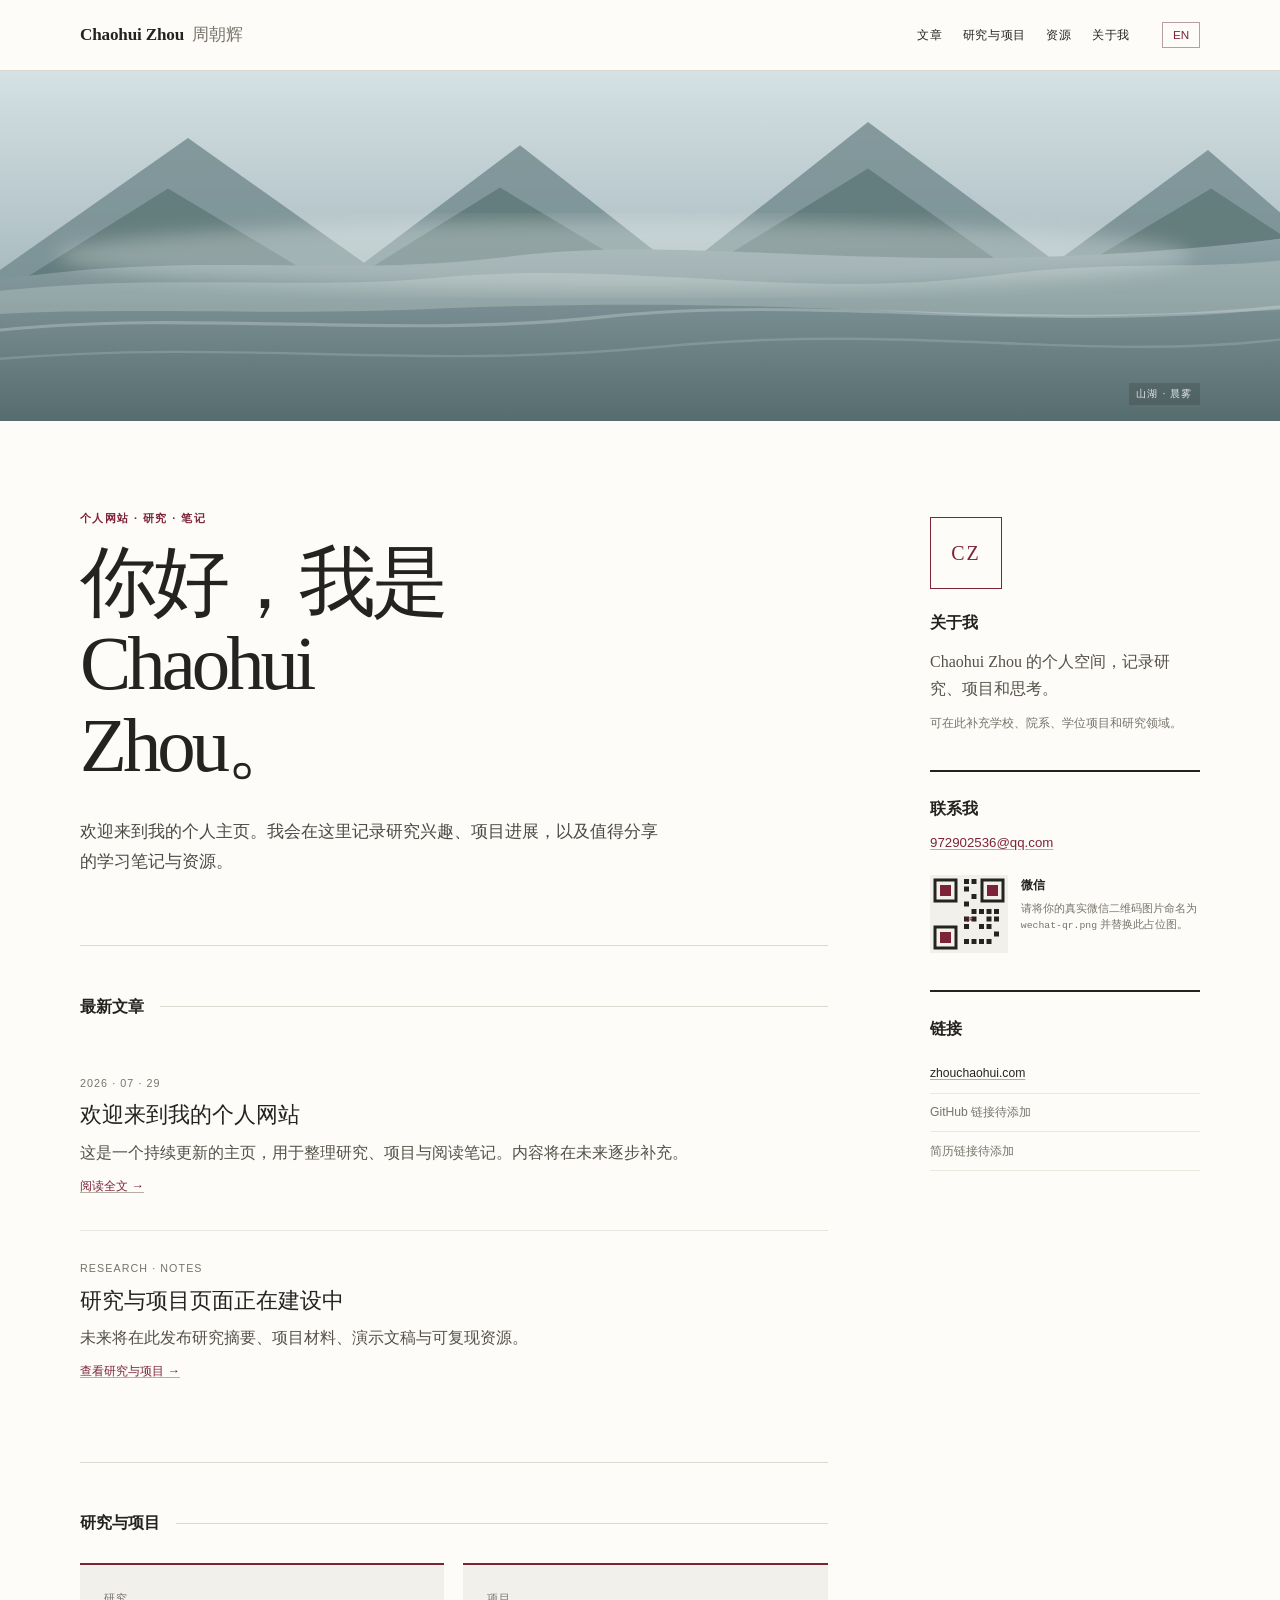
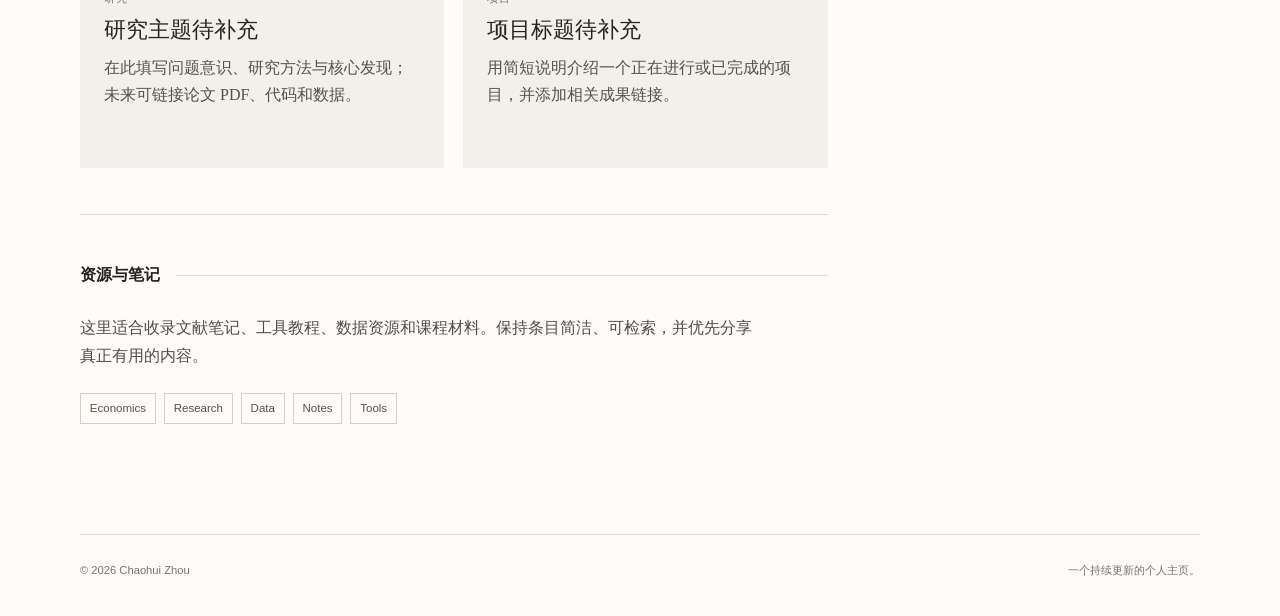
<file: index.html>
<!doctype html>
<html lang="zh-CN" data-language="zh">
  <head>
    <meta charset="utf-8" />
    <meta name="viewport" content="width=device-width, initial-scale=1" />
    <meta name="description" content="Chaohui Zhou 的个人网站：研究、笔记与项目。" />
    <meta name="theme-color" content="#fdfcf9" />
    <title>Chaohui Zhou | 周朝辉</title>
    <link rel="stylesheet" href="site.css" />
  </head>
  <body>
    <a class="skip-link" href="#content">Skip to content</a>
    <header id="top" class="site-header">
      <div class="header-inner">
        <a class="brand" href="#top">Chaohui Zhou <span>周朝辉</span></a>
        <nav aria-label="Main navigation">
          <a href="#posts"><span class="zh">文章</span><span class="en">Posts</span></a>
          <a href="#research"><span class="zh">研究与项目</span><span class="en">Research &amp; Projects</span></a>
          <a href="#resources"><span class="zh">资源</span><span class="en">Resources</span></a>
          <a href="#about"><span class="zh">关于我</span><span class="en">About</span></a>
        </nav>
        <button id="language-toggle" class="language-toggle" type="button" aria-label="Switch language">
          <span class="zh">EN</span><span class="en">中文</span>
        </button>
      </div>
    </header>

    <div class="notion-cover" role="img" aria-label="Misty mountain lake at dawn">
      <svg viewBox="0 0 1600 460" preserveAspectRatio="xMidYMid slice" xmlns="http://www.w3.org/2000/svg" aria-hidden="true">
        <defs>
          <linearGradient id="sky" x1="0" y1="0" x2="0" y2="1">
            <stop offset="0%" stop-color="#d7e3e5"/>
            <stop offset="53%" stop-color="#aebfc4"/>
            <stop offset="100%" stop-color="#8c9da1"/>
          </linearGradient>
          <linearGradient id="water" x1="0" y1="0" x2="0" y2="1">
            <stop offset="0%" stop-color="#8ca1a5"/>
            <stop offset="100%" stop-color="#536a6d"/>
          </linearGradient>
          <filter id="mist"><feGaussianBlur stdDeviation="11"/></filter>
        </defs>
        <rect width="1600" height="460" fill="url(#sky)"/>
        <path d="M0 260 L235 95 L455 251 L650 104 L850 261 L1085 75 L1320 250 L1510 110 L1600 188 V300 H0Z" fill="#70888c" opacity=".78"/>
        <path d="M0 290 L210 158 L420 284 L625 157 L838 285 L1085 133 L1300 286 L1514 158 L1600 215 V325 H0Z" fill="#5d7677" opacity=".78"/>
        <path d="M0 272 C250 235 417 270 630 244 C880 211 1127 278 1600 221 V460 H0Z" fill="url(#water)"/>
        <path d="M0 335 C245 310 504 347 760 318 C1020 291 1295 339 1600 306" fill="none" stroke="#d6e0df" stroke-width="4" opacity=".32"/>
        <path d="M0 371 C315 346 510 386 825 356 C1140 326 1354 375 1600 347" fill="none" stroke="#d6e0df" stroke-width="3" opacity=".2"/>
        <ellipse cx="780" cy="242" rx="710" ry="44" fill="#edf2ee" opacity=".33" filter="url(#mist)"/>
        <path d="M0 286 C200 264 386 285 544 270 C778 247 1000 298 1240 267 C1390 247 1500 260 1600 248 V310 C1450 317 1320 322 1170 314 C926 302 745 300 530 309 C308 317 160 306 0 315Z" fill="#e7ece6" opacity=".24"/>
      </svg>
      <div class="cover-caption"><span class="zh">山湖 · 晨雾</span><span class="en">MOUNTAINS · MORNING MIST</span></div>
    </div>

    <main id="content" class="layout">
      <div class="main-column">
        <section class="intro" aria-labelledby="welcome-title">
          <p class="kicker"><span class="zh">个人网站 · 研究 · 笔记</span><span class="en">PERSONAL SITE · RESEARCH · NOTES</span></p>
          <h1 id="welcome-title">
            <span class="zh">你好，我是<br />Chaohui Zhou。</span>
            <span class="en">Hello, I’m<br />Chaohui Zhou.</span>
          </h1>
          <p class="intro-copy zh">欢迎来到我的个人主页。我会在这里记录研究兴趣、项目进展，以及值得分享的学习笔记与资源。</p>
          <p class="intro-copy en">Welcome to my personal website. This is a place for research interests, project updates, and notes or resources worth sharing.</p>
        </section>

        <section id="posts" class="content-section" aria-labelledby="posts-title">
          <div class="section-title-row">
            <h2 id="posts-title"><span class="zh">最新文章</span><span class="en">Latest posts</span></h2>
            <span class="rule"></span>
          </div>

          <article class="post">
            <p class="post-meta">2026 · 07 · 29</p>
            <h3><span class="zh">欢迎来到我的个人网站</span><span class="en">Welcome to my personal website</span></h3>
            <p class="zh">这是一个持续更新的主页，用于整理研究、项目与阅读笔记。内容将在未来逐步补充。</p>
            <p class="en">This is a living home for research, projects, and reading notes. More material will be added over time.</p>
            <a class="post-link" href="#about"><span class="zh">阅读全文 →</span><span class="en">Read more →</span></a>
          </article>

          <article class="post">
            <p class="post-meta">RESEARCH · NOTES</p>
            <h3><span class="zh">研究与项目页面正在建设中</span><span class="en">Research and project pages are in progress</span></h3>
            <p class="zh">未来将在此发布研究摘要、项目材料、演示文稿与可复现资源。</p>
            <p class="en">This space will collect research summaries, project materials, presentations, and reproducible resources.</p>
            <a class="post-link" href="#research"><span class="zh">查看研究与项目 →</span><span class="en">View research &amp; projects →</span></a>
          </article>
        </section>

        <section id="research" class="content-section" aria-labelledby="research-title">
          <div class="section-title-row">
            <h2 id="research-title"><span class="zh">研究与项目</span><span class="en">Research &amp; projects</span></h2>
            <span class="rule"></span>
          </div>
          <div class="research-grid">
            <article class="research-card">
              <p class="card-label"><span class="zh">研究</span><span class="en">RESEARCH</span></p>
              <h3><span class="zh">研究主题待补充</span><span class="en">Research topic to be added</span></h3>
              <p class="zh">在此填写问题意识、研究方法与核心发现；未来可链接论文 PDF、代码和数据。</p>
              <p class="en">Add the question, methods, and contribution here. Later, link to papers, code, and data.</p>
            </article>
            <article class="research-card">
              <p class="card-label"><span class="zh">项目</span><span class="en">PROJECT</span></p>
              <h3><span class="zh">项目标题待补充</span><span class="en">Project title to be added</span></h3>
              <p class="zh">用简短说明介绍一个正在进行或已完成的项目，并添加相关成果链接。</p>
              <p class="en">Use a short description for an ongoing or completed project and link related materials.</p>
            </article>
          </div>
        </section>

        <section id="resources" class="content-section" aria-labelledby="resources-title">
          <div class="section-title-row">
            <h2 id="resources-title"><span class="zh">资源与笔记</span><span class="en">Resources &amp; notes</span></h2>
            <span class="rule"></span>
          </div>
          <p class="section-copy zh">这里适合收录文献笔记、工具教程、数据资源和课程材料。保持条目简洁、可检索，并优先分享真正有用的内容。</p>
          <p class="section-copy en">This is a good home for reading notes, tool guides, data resources, and course material. Keep entries concise, searchable, and genuinely useful.</p>
          <div class="tag-list" aria-label="Topics">
            <span>Economics</span><span>Research</span><span>Data</span><span>Notes</span><span>Tools</span>
          </div>
        </section>
      </div>

      <aside class="sidebar">
        <section id="about" class="profile-card" aria-labelledby="about-title">
          <div class="avatar" aria-hidden="true">CZ</div>
          <h2 id="about-title"><span class="zh">关于我</span><span class="en">About me</span></h2>
          <p class="zh">Chaohui Zhou 的个人空间，记录研究、项目和思考。</p>
          <p class="en">A personal space for Chaohui Zhou’s research, projects, and ideas.</p>
          <p class="profile-note zh">可在此补充学校、院系、学位项目和研究领域。</p>
          <p class="profile-note en">Add your institution, programme, and research fields here.</p>
        </section>

        <section class="contact-card" aria-labelledby="contact-title">
          <h2 id="contact-title"><span class="zh">联系我</span><span class="en">Contact</span></h2>
          <a class="email" href="mailto:972902536@qq.com">972902536@qq.com</a>
          <div class="wechat-block">
            <img src="wechat-qr-placeholder.svg" alt="WeChat QR code placeholder" />
            <div>
              <p class="wechat-title"><span class="zh">微信</span><span class="en">WeChat</span></p>
              <p class="wechat-copy zh">请将你的真实微信二维码图片命名为 <code>wechat-qr.png</code> 并替换此占位图。</p>
              <p class="wechat-copy en">Replace this placeholder with your QR image, named <code>wechat-qr.png</code>.</p>
            </div>
          </div>
        </section>

        <section class="side-section" aria-labelledby="links-title">
          <h2 id="links-title"><span class="zh">链接</span><span class="en">Links</span></h2>
          <ul class="side-links">
            <li><a href="https://zhouchaohui.com">zhouchaohui.com</a></li>
            <li><span class="zh">GitHub 链接待添加</span><span class="en">GitHub link to be added</span></li>
            <li><span class="zh">简历链接待添加</span><span class="en">CV link to be added</span></li>
          </ul>
        </section>
      </aside>
    </main>

    <footer class="site-footer">
      <p>© <span id="year"></span> Chaohui Zhou</p>
      <p><span class="zh">一个持续更新的个人主页。</span><span class="en">A personal website in progress.</span></p>
    </footer>
    <script src="site.js"></script>
  </body>
</html>
</file>
<file: site.css>
:root {
  --ink: #24231f;
  --muted: #77736b;
  --paper: #fdfcf9;
  --soft: #f2f0ea;
  --rule: #ddd9d0;
  --accent: #7d2337;
  --serif: "Iowan Old Style", "Source Han Serif SC", "Songti SC", "Noto Serif CJK SC", Georgia, serif;
  --sans: -apple-system, BlinkMacSystemFont, "Segoe UI", "PingFang SC", "Microsoft YaHei", sans-serif;
}

* { box-sizing: border-box; }
html { scroll-behavior: smooth; }
body { margin: 0; color: var(--ink); background: var(--paper); font: 16px/1.72 var(--serif); }
a { color: var(--ink); text-decoration-color: #b5afa4; text-underline-offset: 0.18em; }
a:hover, a:focus-visible { color: var(--accent); text-decoration-color: var(--accent); }
.en { display: none; }
html[data-language="en"] .zh { display: none; }
html[data-language="en"] .en { display: inline; }
.skip-link { position: absolute; z-index: 10; left: 1rem; top: -4rem; padding: 0.45rem 0.8rem; color: #fff; background: var(--accent); }
.skip-link:focus { top: 1rem; }

.site-header { border-bottom: 1px solid var(--rule); }
.header-inner { display: flex; align-items: center; gap: 2rem; width: min(1120px, calc(100% - 3rem)); min-height: 70px; margin: 0 auto; }
.brand { flex: 1; font-size: 1.07rem; font-weight: 700; letter-spacing: -0.01em; text-decoration: none; }
.brand span { margin-left: 0.25rem; color: var(--muted); font-weight: 400; }
nav { display: flex; gap: 1.3rem; font: 0.76rem/1 var(--sans); letter-spacing: 0.045em; }
nav a { text-decoration: none; white-space: nowrap; }
.language-toggle { padding: 0.38rem 0.62rem; color: var(--accent); border: 1px solid #b99da4; background: transparent; font: 0.73rem/1 var(--sans); cursor: pointer; }
.language-toggle:hover, .language-toggle:focus-visible { color: #fff; background: var(--accent); }

.notion-cover { position: relative; height: clamp(180px, 28vw, 350px); overflow: hidden; background: #aebfc4; }
.notion-cover svg { display: block; width: 100%; height: 100%; }
.cover-caption { position: absolute; right: max(1.5rem, calc((100vw - 1120px) / 2)); bottom: 1rem; padding: 0.25rem 0.48rem; color: rgba(255,255,255,.86); background: rgba(36,35,31,.2); font: 0.65rem/1.3 var(--sans); letter-spacing: .1em; }

.layout { display: grid; grid-template-columns: minmax(0, 1fr) 270px; gap: clamp(3rem, 8vw, 8.5rem); width: min(1120px, calc(100% - 3rem)); margin: 0 auto; padding: 5.5rem 0 4rem; }
.intro { padding-bottom: 4.3rem; }
.kicker, .post-meta, .card-label, .profile-note, .wechat-title, .wechat-copy, .site-footer, .tag-list, .side-links { font-family: var(--sans); }
.kicker { margin: 0 0 0.9rem; color: var(--accent); font-size: 0.68rem; font-weight: 700; letter-spacing: 0.13em; }
.intro h1 { max-width: 10ch; margin: 0; font-size: clamp(3rem, 6vw, 4.9rem); font-weight: 400; letter-spacing: -0.052em; line-height: 1.06; }
.intro-copy { max-width: 37rem; margin: 1.9rem 0 0; color: #4d4a44; font-size: 1.09rem; }

.content-section { padding: 2.9rem 0; border-top: 1px solid var(--rule); }
.section-title-row { display: flex; align-items: center; gap: 1rem; margin-bottom: 1.6rem; }
.section-title-row h2, .sidebar h2 { margin: 0; font-size: 1rem; font-weight: 700; }
.rule { flex: 1; height: 1px; background: var(--rule); }
.post { padding: 1.75rem 0 2rem; border-top: 1px solid #e9e6df; }
.post:first-of-type { border-top: 0; }
.post-meta, .card-label { margin: 0 0 0.55rem; color: var(--muted); font-size: 0.67rem; letter-spacing: 0.1em; }
.post h3, .research-card h3 { margin: 0; font-size: 1.36rem; font-weight: 500; line-height: 1.34; }
.post p:not(.post-meta), .research-card p:not(.card-label) { max-width: 39rem; margin: 0.55rem 0 0; color: #555149; }
.post-link { display: inline-block; margin-top: 0.7rem; color: var(--accent); font: 0.78rem var(--sans); }
.section-copy { max-width: 42rem; margin: 0; color: #504d47; }
.research-grid { display: grid; grid-template-columns: repeat(2, minmax(0, 1fr)); gap: 1.2rem; }
.research-card { min-height: 205px; padding: 1.5rem; background: var(--soft); border-top: 2px solid var(--accent); }
.tag-list { display: flex; flex-wrap: wrap; gap: 0.5rem; margin-top: 1.45rem; }
.tag-list span { padding: 0.3rem 0.55rem; border: 1px solid #d5d0c7; color: #565148; font-size: 0.72rem; }

.sidebar { align-self: start; display: grid; gap: 2.3rem; padding-top: 0.5rem; }
.profile-card, .contact-card, .side-section { padding-top: 1.45rem; border-top: 2px solid var(--ink); }
.profile-card { padding-top: 0; border-top: 0; }
.avatar { display: grid; width: 72px; height: 72px; place-items: center; margin-bottom: 1.25rem; color: var(--accent); border: 1px solid var(--accent); font-size: 1.25rem; letter-spacing: 0.1em; }
.sidebar p { margin: 0.7rem 0 0; color: #555149; }
.profile-note { color: var(--muted) !important; font-size: 0.74rem; line-height: 1.6; }
.email { display: inline-block; margin-top: 0.8rem; color: var(--accent); font: 0.83rem var(--sans); overflow-wrap: anywhere; }
.wechat-block { display: grid; grid-template-columns: 78px minmax(0, 1fr); gap: 0.8rem; align-items: start; margin-top: 1.2rem; }
.wechat-block img { display: block; width: 78px; height: 78px; }
.wechat-title { margin: 0 !important; color: var(--ink) !important; font-size: 0.78rem; font-weight: 700; }
.wechat-copy { margin-top: 0.22rem !important; color: var(--muted) !important; font-size: 0.68rem; line-height: 1.5; }
code { font-family: ui-monospace, SFMono-Regular, Menlo, monospace; font-size: 0.9em; }
.side-links { margin: 0.8rem 0 0; padding: 0; font-size: 0.76rem; list-style: none; }
.side-links li { padding: 0.52rem 0; border-bottom: 1px solid #ebe7de; }
.side-links span { color: var(--muted); }

.site-footer { display: flex; justify-content: space-between; gap: 1rem; width: min(1120px, calc(100% - 3rem)); margin: 0 auto; padding: 1.6rem 0 2.2rem; color: var(--muted); border-top: 1px solid var(--rule); font-size: 0.7rem; }
.site-footer p { margin: 0; }

@media (max-width: 800px) {
  .header-inner { gap: 0.8rem; min-height: 62px; }
  nav { display: none; }
  .layout { grid-template-columns: 1fr; gap: 3rem; padding-top: 3.3rem; }
  .sidebar { grid-template-columns: repeat(2, minmax(0, 1fr)); gap: 2rem; }
  .side-section { grid-column: span 2; }
}
@media (max-width: 530px) {
  body { font-size: 15.5px; }
  .header-inner, .layout, .site-footer { width: min(100% - 2rem, 680px); }
  .brand span { display: none; }
  .intro h1 { font-size: 3.2rem; }
  .notion-cover { height: 180px; }
  .research-grid, .sidebar { grid-template-columns: 1fr; }
  .side-section { grid-column: auto; }
  .site-footer { display: block; }
  .site-footer p + p { margin-top: 0.3rem; }
}
@media (prefers-reduced-motion: reduce) { html { scroll-behavior: auto; } }
</file>
